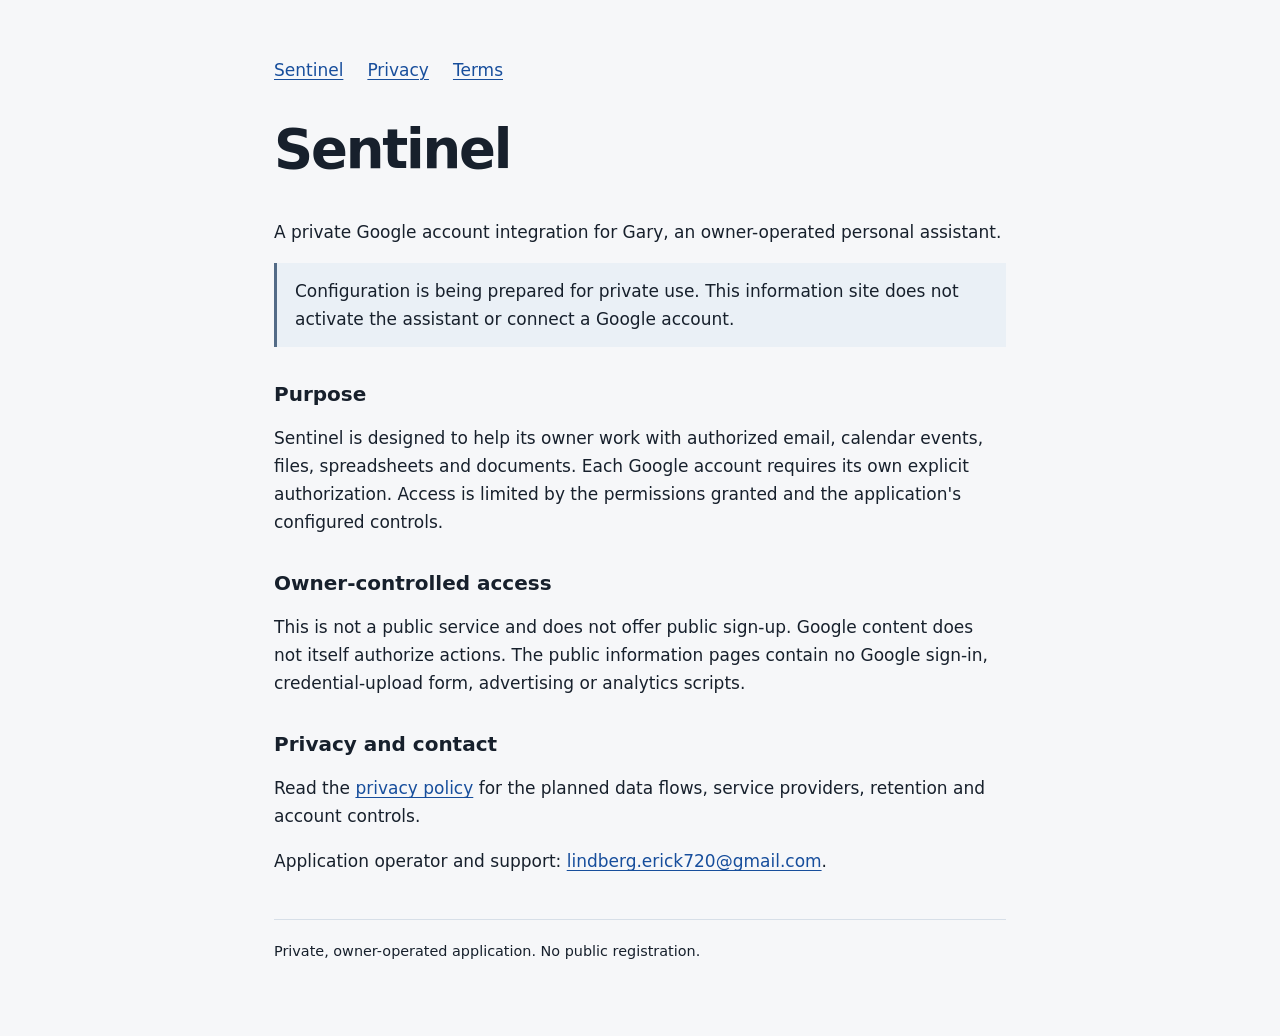
<file: index.html>
<!doctype html>
<html lang="en">
<head>
<meta charset="utf-8">
<meta name="viewport" content="width=device-width,initial-scale=1">
<meta name="robots" content="noindex,follow">
<meta name="google-site-verification" content="p0B21u2U6XZTHn1zRYXi-ZhYkEWdLku5XZNhgXiGgSA">
<meta name="referrer" content="no-referrer">
<meta http-equiv="Content-Security-Policy" content="default-src &#39;none&#39;; style-src &#39;self&#39;; img-src &#39;self&#39;; base-uri &#39;none&#39;; form-action &#39;none&#39;">
<title>Sentinel — Private Google integration</title>
<link rel="stylesheet" href="style.css">
</head>
<body>
<main>
<nav aria-label="Main navigation">
<a href="./">Sentinel</a>
<a href="privacy/">Privacy</a>
<a href="terms/">Terms</a>
</nav>
<h1>Sentinel</h1>
<p>A private Google account integration for Gary, an owner-operated personal assistant.</p>
<p class="note">Configuration is being prepared for private use. This information site does not activate the assistant or connect a Google account.</p>
<h2>Purpose</h2>
<p>Sentinel is designed to help its owner work with authorized email, calendar events, files, spreadsheets and documents. Each Google account requires its own explicit authorization. Access is limited by the permissions granted and the application's configured controls.</p>
<h2>Owner-controlled access</h2>
<p>This is not a public service and does not offer public sign-up. Google content does not itself authorize actions. The public information pages contain no Google sign-in, credential-upload form, advertising or analytics scripts.</p>
<h2>Privacy and contact</h2>
<p>Read the <a href="privacy/">privacy policy</a> for the planned data flows, service providers, retention and account controls.</p>
<p>Application operator and support: <a href="mailto:lindberg.erick720@gmail.com">lindberg.erick720@gmail.com</a>.</p>
<footer>Private, owner-operated application. No public registration.</footer>
</main>
</body>
</html>
</file>
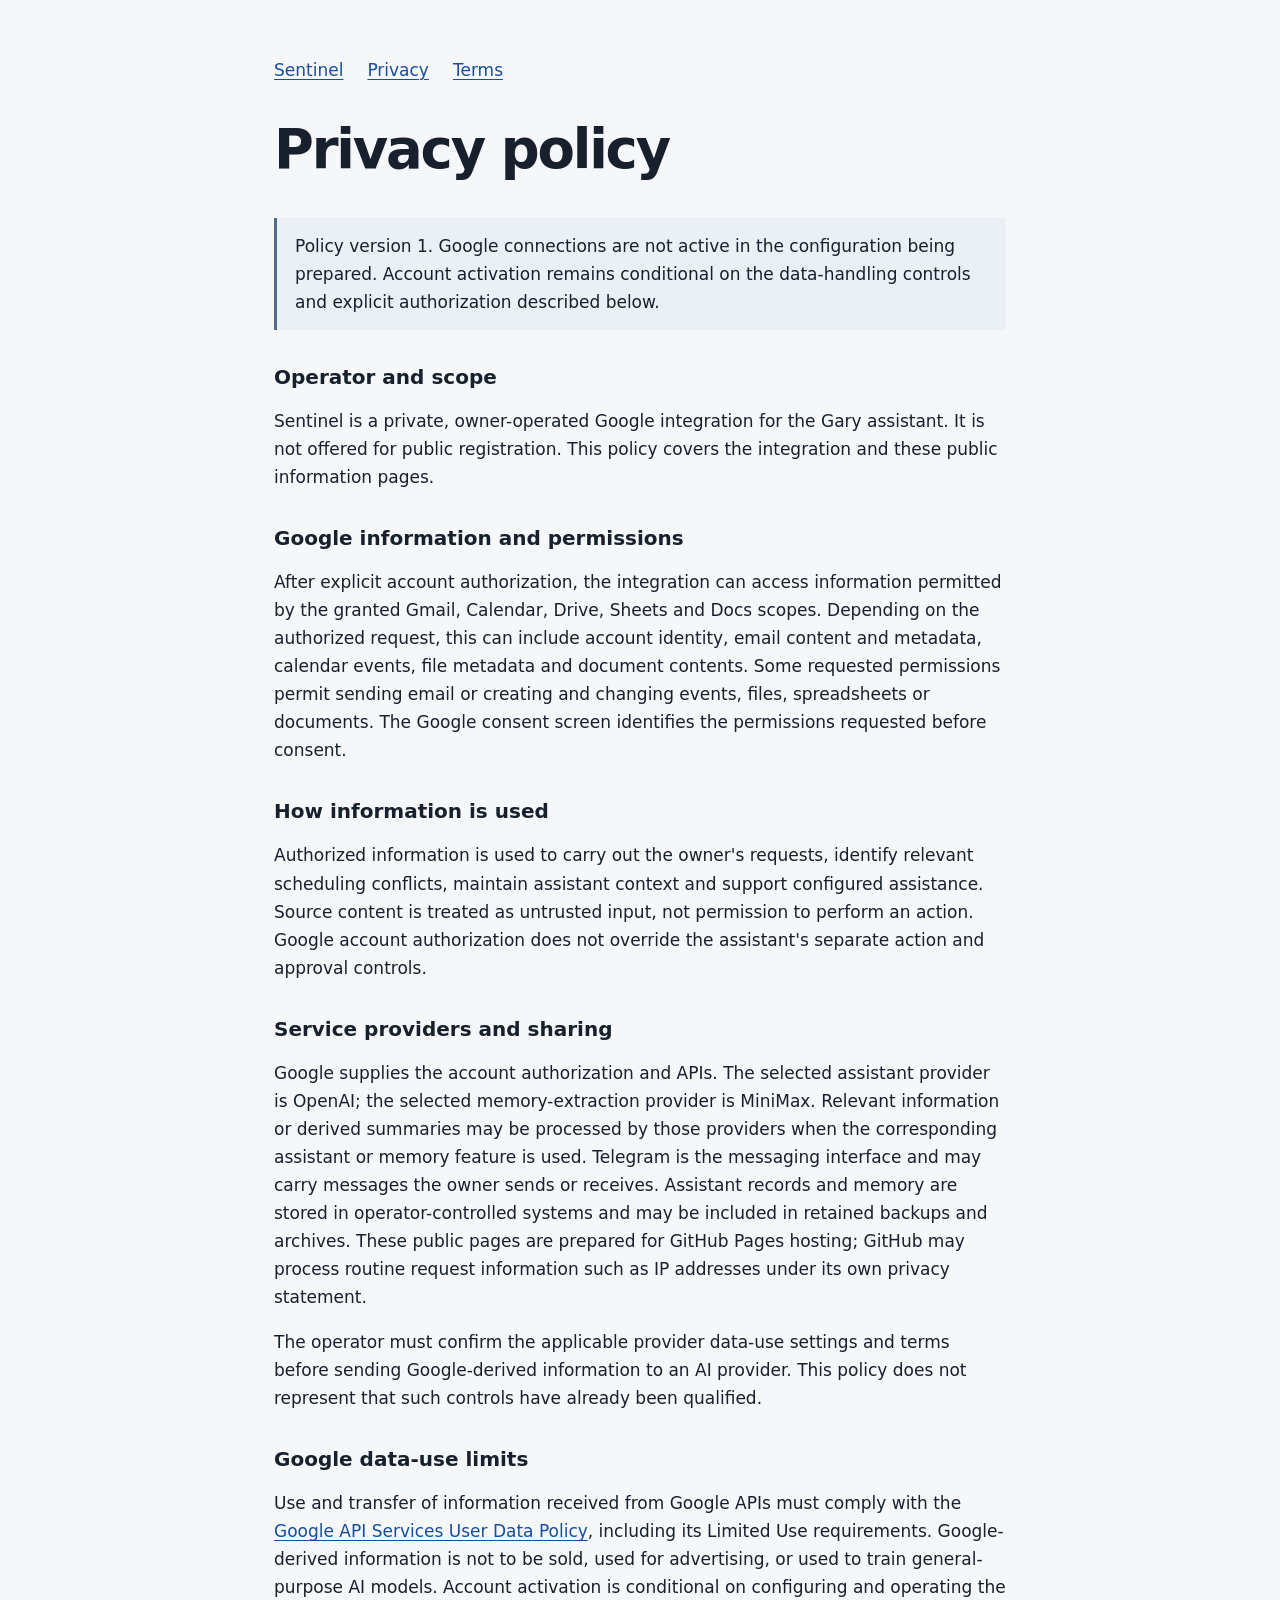
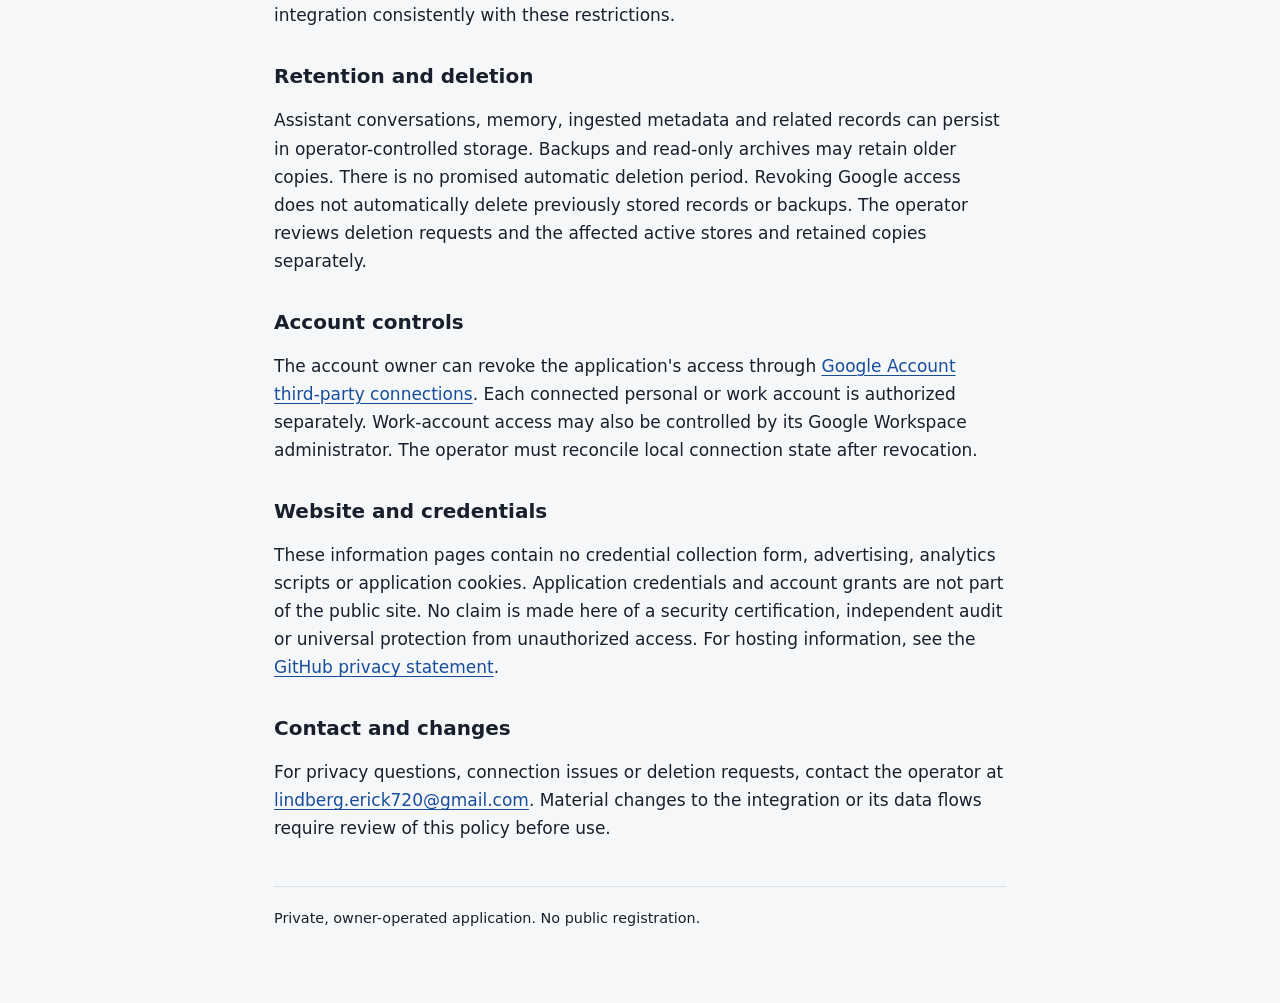
<file: privacy/index.html>
<!doctype html>
<html lang="en">
<head>
<meta charset="utf-8">
<meta name="viewport" content="width=device-width,initial-scale=1">
<meta name="robots" content="noindex,follow">
<meta name="referrer" content="no-referrer">
<meta http-equiv="Content-Security-Policy" content="default-src &#39;none&#39;; style-src &#39;self&#39;; img-src &#39;self&#39;; base-uri &#39;none&#39;; form-action &#39;none&#39;">
<title>Sentinel — Privacy policy</title>
<link rel="stylesheet" href="../style.css">
</head>
<body>
<main>
<nav aria-label="Main navigation">
<a href="../">Sentinel</a>
<a href="./">Privacy</a>
<a href="../terms/">Terms</a>
</nav>
<h1>Privacy policy</h1>
<p class="note">Policy version 1. Google connections are not active in the configuration being prepared. Account activation remains conditional on the data-handling controls and explicit authorization described below.</p>
<h2>Operator and scope</h2>
<p>Sentinel is a private, owner-operated Google integration for the Gary assistant. It is not offered for public registration. This policy covers the integration and these public information pages.</p>
<h2>Google information and permissions</h2>
<p>After explicit account authorization, the integration can access information permitted by the granted Gmail, Calendar, Drive, Sheets and Docs scopes. Depending on the authorized request, this can include account identity, email content and metadata, calendar events, file metadata and document contents. Some requested permissions permit sending email or creating and changing events, files, spreadsheets or documents. The Google consent screen identifies the permissions requested before consent.</p>
<h2>How information is used</h2>
<p>Authorized information is used to carry out the owner's requests, identify relevant scheduling conflicts, maintain assistant context and support configured assistance. Source content is treated as untrusted input, not permission to perform an action. Google account authorization does not override the assistant's separate action and approval controls.</p>
<h2>Service providers and sharing</h2>
<p>Google supplies the account authorization and APIs. The selected assistant provider is OpenAI; the selected memory-extraction provider is MiniMax. Relevant information or derived summaries may be processed by those providers when the corresponding assistant or memory feature is used. Telegram is the messaging interface and may carry messages the owner sends or receives. Assistant records and memory are stored in operator-controlled systems and may be included in retained backups and archives. These public pages are prepared for GitHub Pages hosting; GitHub may process routine request information such as IP addresses under its own privacy statement.</p>
<p>The operator must confirm the applicable provider data-use settings and terms before sending Google-derived information to an AI provider. This policy does not represent that such controls have already been qualified.</p>
<h2>Google data-use limits</h2>
<p>Use and transfer of information received from Google APIs must comply with the <a href="https://developers.google.com/terms/api-services-user-data-policy">Google API Services User Data Policy</a>, including its Limited Use requirements. Google-derived information is not to be sold, used for advertising, or used to train general-purpose AI models. Account activation is conditional on configuring and operating the integration consistently with these restrictions.</p>
<h2>Retention and deletion</h2>
<p>Assistant conversations, memory, ingested metadata and related records can persist in operator-controlled storage. Backups and read-only archives may retain older copies. There is no promised automatic deletion period. Revoking Google access does not automatically delete previously stored records or backups. The operator reviews deletion requests and the affected active stores and retained copies separately.</p>
<h2>Account controls</h2>
<p>The account owner can revoke the application's access through <a href="https://myaccount.google.com/connections">Google Account third-party connections</a>. Each connected personal or work account is authorized separately. Work-account access may also be controlled by its Google Workspace administrator. The operator must reconcile local connection state after revocation.</p>
<h2>Website and credentials</h2>
<p>These information pages contain no credential collection form, advertising, analytics scripts or application cookies. Application credentials and account grants are not part of the public site. No claim is made here of a security certification, independent audit or universal protection from unauthorized access. For hosting information, see the <a href="https://docs.github.com/en/site-policy/privacy-policies/github-general-privacy-statement">GitHub privacy statement</a>.</p>
<h2>Contact and changes</h2>
<p>For privacy questions, connection issues or deletion requests, contact the operator at <a href="mailto:lindberg.erick720@gmail.com">lindberg.erick720@gmail.com</a>. Material changes to the integration or its data flows require review of this policy before use.</p>
<footer>Private, owner-operated application. No public registration.</footer>
</main>
</body>
</html>
</file>
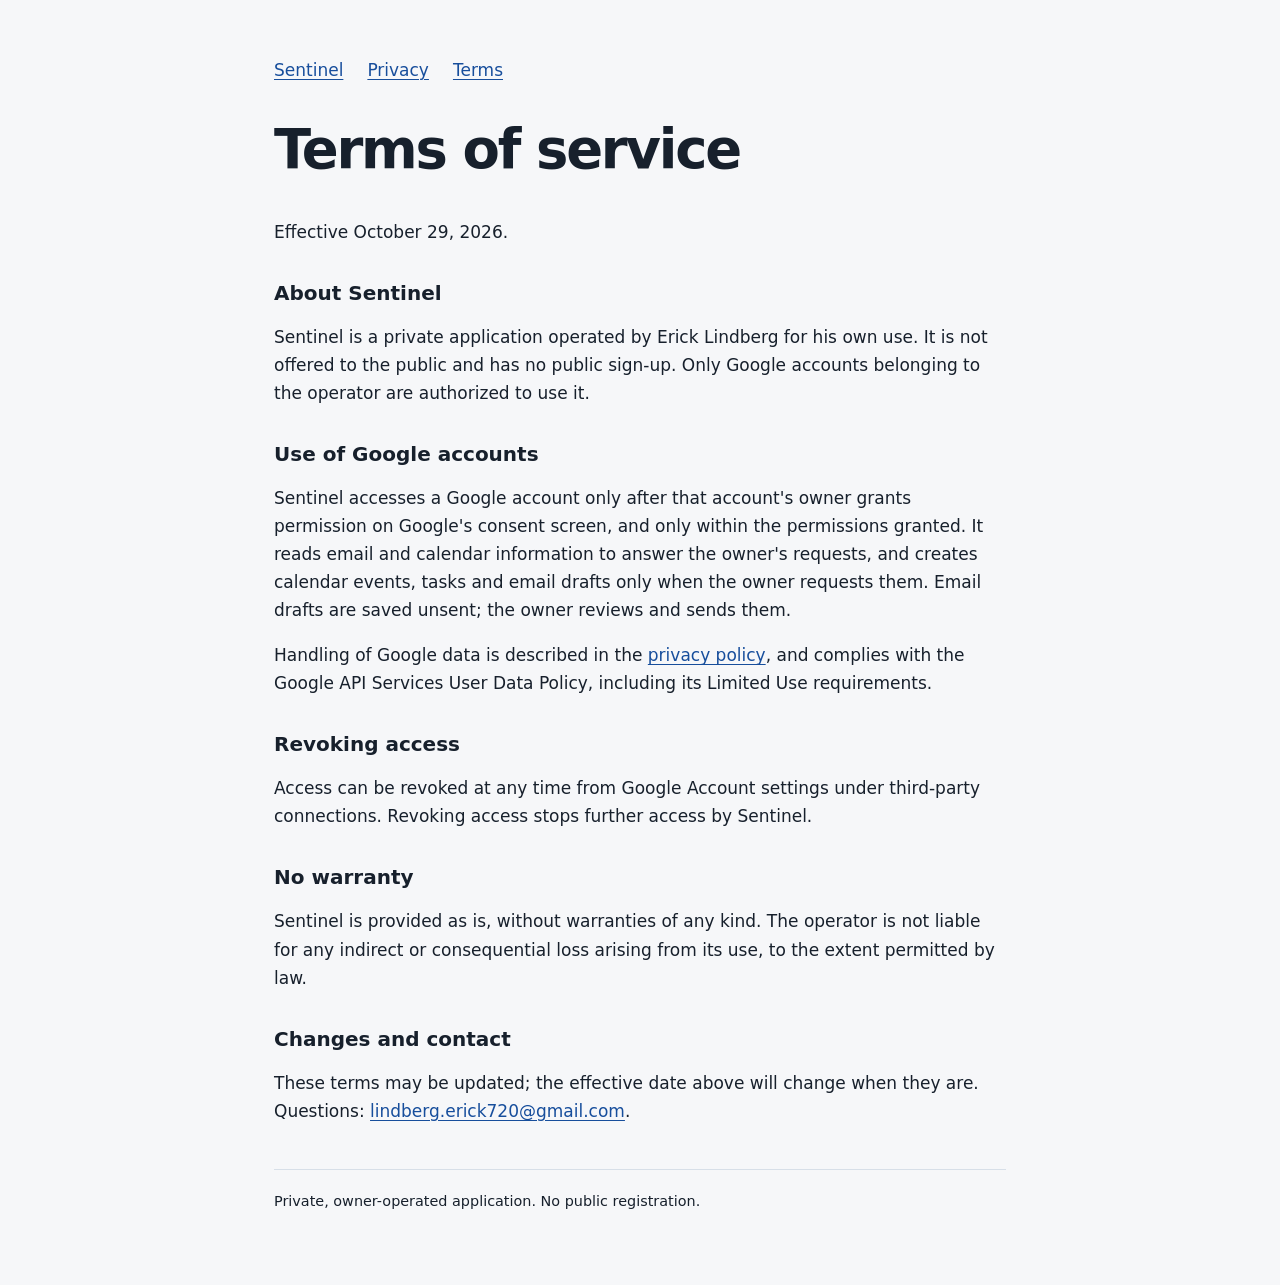
<file: terms/index.html>
<!doctype html>
<html lang="en">
<head>
<meta charset="utf-8">
<meta name="viewport" content="width=device-width,initial-scale=1">
<meta name="robots" content="noindex,follow">
<meta name="referrer" content="no-referrer">
<meta http-equiv="Content-Security-Policy" content="default-src &#39;none&#39;; style-src &#39;self&#39;; img-src &#39;self&#39;; base-uri &#39;none&#39;; form-action &#39;none&#39;">
<title>Sentinel — Terms of service</title>
<link rel="stylesheet" href="../style.css">
</head>
<body>
<main>
<nav aria-label="Main navigation">
<a href="../">Sentinel</a>
<a href="../privacy/">Privacy</a>
<a href="./">Terms</a>
</nav>
<h1>Terms of service</h1>
<p>Effective October 29, 2026.</p>
<h2>About Sentinel</h2>
<p>Sentinel is a private application operated by Erick Lindberg for his own use. It is not offered to the public and has no public sign-up. Only Google accounts belonging to the operator are authorized to use it.</p>
<h2>Use of Google accounts</h2>
<p>Sentinel accesses a Google account only after that account's owner grants permission on Google's consent screen, and only within the permissions granted. It reads email and calendar information to answer the owner's requests, and creates calendar events, tasks and email drafts only when the owner requests them. Email drafts are saved unsent; the owner reviews and sends them.</p>
<p>Handling of Google data is described in the <a href="../privacy/">privacy policy</a>, and complies with the Google API Services User Data Policy, including its Limited Use requirements.</p>
<h2>Revoking access</h2>
<p>Access can be revoked at any time from Google Account settings under third-party connections. Revoking access stops further access by Sentinel.</p>
<h2>No warranty</h2>
<p>Sentinel is provided as is, without warranties of any kind. The operator is not liable for any indirect or consequential loss arising from its use, to the extent permitted by law.</p>
<h2>Changes and contact</h2>
<p>These terms may be updated; the effective date above will change when they are. Questions: <a href="mailto:lindberg.erick720@gmail.com">lindberg.erick720@gmail.com</a>.</p>
<footer>Private, owner-operated application. No public registration.</footer>
</main>
</body>
</html>
</file>
<file: style.css>
*{box-sizing:border-box}body{margin:0;background:#f6f7f9;color:#17202c;font:17px/1.65 system-ui,-apple-system,BlinkMacSystemFont,"Segoe UI",sans-serif}main{max-width:780px;margin:0 auto;padding:56px 24px 72px}nav{display:flex;gap:24px;flex-wrap:wrap;margin-bottom:36px}a{color:#174e9c;text-underline-offset:3px}h1{font-size:clamp(2.2rem,7vw,3.4rem);line-height:1.12;letter-spacing:-.04em}h2{font-size:1.25rem;margin-top:34px;line-height:1.3}p,li{max-width:68ch}.note{padding:14px 18px;border-left:3px solid #536b87;background:#eaf0f6}footer{margin-top:44px;padding-top:20px;border-top:1px solid #d7dfe8;font-size:.9rem}a:focus-visible{outline:3px solid #d28b20;outline-offset:4px}@media(max-width:440px){main{padding:32px 20px 48px}}
</file>
